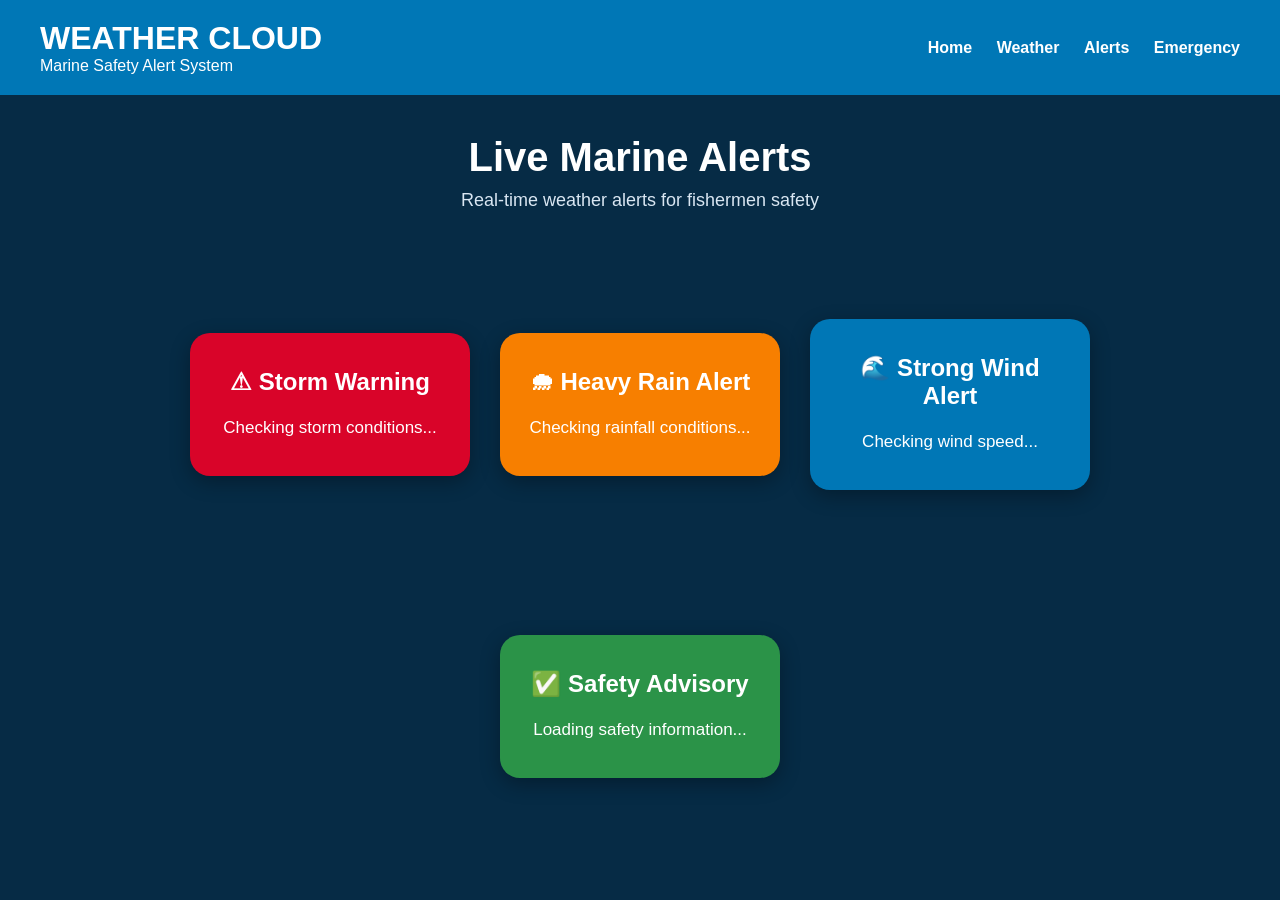
<file: alerts.html>
<!DOCTYPE html>
<html lang="en">

<head>

    <meta charset="UTF-8">

    <meta name="viewport"
        content="width=device-width, initial-scale=1.0">

    <title>Safety Alerts</title>

   <style>

    *{
        margin:0;
        padding:0;
        box-sizing:border-box;
        font-family:Arial, sans-serif;
    }

    body{
        background:#062b45;
        color:white;
        min-height:100vh;
    }

    header{
        background:#0077b6;
        color:white;
        padding:20px 40px;
        display:flex;
        justify-content:space-between;
        align-items:center;
    }

    nav a{
        color:white;
        text-decoration:none;
        margin-left:20px;
        font-weight:bold;
    }

    .main-title{
        text-align:center;
        margin-top:40px;
    }

    .main-title h2{
        color:white;
        font-size:40px;
        margin-bottom:10px;
    }

    .main-title p{
        color:#d9e6f2;
        font-size:18px;
    }

    .dashboard{
        min-height:75vh;
        display:flex;
        justify-content:center;
        align-items:center;
        gap:30px;
        flex-wrap:wrap;
        padding:50px;
    }

    .card{
        width:280px;
        padding:35px 25px;
        border-radius:20px;
        color:white;
        text-align:center;
        box-shadow:0 6px 20px rgba(0,0,0,0.3);
        transition:0.3s;
    }

    .card:hover{
        transform:translateY(-8px);
    }

    .card h2{
        margin-bottom:18px;
        font-size:24px;
        color:white;
    }

    .card p{
        font-size:17px;
        line-height:1.6;
        color:white;
    }

    .danger{
        background:#d90429;
    }

    .warning{
        background:#f77f00;
    }

    .moderate{
        background:#0077b6;
    }

    .safe{
        background:#2b9348;
    }

    @media(max-width:768px){

        header{
            flex-direction:column;
            text-align:center;
        }

        nav{
            margin-top:15px;
        }

        nav a{
            margin:0 10px;
        }

    }

</style>

</head>
<div id="google_translate_element"></div>

<style>
    #google_translate_element{
        position:absolute;
        left:-9999px;
        top:-9999px;
    }
</style>

<script>
    function googleTranslateElementInit(){
        new google.translate.TranslateElement(
            {
                pageLanguage:'en',
                includedLanguages:'en,te',
                autoDisplay:false
            },
            'google_translate_element'
        );

        applySavedLanguage();
    }

    function applySavedLanguage(){
        const savedLanguage = localStorage.getItem("selectedLanguage");

        if(savedLanguage){
            applyLanguage(savedLanguage);
        }
    }

    function applyLanguage(lang){
        let attempts = 0;

        const timer = setInterval(function(){
            const select = document.querySelector(".goog-te-combo");

            if(select){
                select.value = lang;
                select.dispatchEvent(new Event("change"));
                clearInterval(timer);
            }

            attempts++;

            if(attempts > 20){
                clearInterval(timer);
            }
        }, 500);
    }
</script>

<script src="//translate.google.com/translate_a/element.js?cb=googleTranslateElementInit"></script>

<body>

    <header>

        <div>
            <h1>WEATHER CLOUD</h1>
            <p>Marine Safety Alert System</p>
        </div>

        <nav>
            <a href="index.html">Home</a>
            <a href="weather.html">Weather</a>
            <a href="alerts.html">Alerts</a>
            <a href="emergency.html">Emergency</a>
        </nav>

    </header>

    <div class="main-title">

        <h2>Live Marine Alerts</h2>

        <p>
            Real-time weather alerts for fishermen safety
        </p>

    </div>

    <section class="dashboard">

        <div class="card danger">

            <h2>⚠ Storm Warning</h2>

            <p id="stormAlert">
                Checking storm conditions...
            </p>

        </div>

        <div class="card warning">

            <h2>🌧 Heavy Rain Alert</h2>

            <p id="rainAlert">
                Checking rainfall conditions...
            </p>

        </div>

        <div class="card moderate">

            <h2>🌊 Strong Wind Alert</h2>

            <p id="windAlert">
                Checking wind speed...
            </p>

        </div>

        <div class="card safe">

            <h2>✅ Safety Advisory</h2>

            <p id="safeAlert">
                Loading safety information...
            </p>

        </div>

    </section>

    <script>

        const apiKey = "e2062d25286c4bc8ba2161804261905";

        const city = "Kakinada";

        async function getAlerts(){

            const response = await fetch(
                `https://api.weatherapi.com/v1/current.json?key=${apiKey}&q=${city}`
            );

            const data = await response.json();

            const wind = data.current.wind_kph;

            const rain = data.current.precip_mm;

            const condition = data.current.condition.text;

            // STORM ALERT

            if(
                wind > 45 ||
                condition.includes("Storm") ||
                condition.includes("Thunder")
            ){

                document.getElementById("stormAlert").innerHTML =
                "Dangerous storm conditions detected. Avoid sea travel and fishing.";

            }

            else{

                document.getElementById("stormAlert").innerHTML =
                "No severe storm activity detected.";

            }

            // RAIN ALERT

            if(rain > 5){

                document.getElementById("rainAlert").innerHTML =
                "Heavy rainfall expected in coastal areas.";

            }

            else{

                document.getElementById("rainAlert").innerHTML =
                "Rain conditions are currently normal.";

            }

            // WIND ALERT

            if(wind > 30){

                document.getElementById("windAlert").innerHTML =
                "Strong winds detected. Fishermen should stay near shore.";

            }

            else{

                document.getElementById("windAlert").innerHTML =
                "Wind speed is safe for fishing activities.";

            }

            // SAFETY MESSAGE

            if(
                wind > 45 ||
                rain > 5
            ){

                document.getElementById("safeAlert").innerHTML =
                "Carry emergency kits and avoid deep sea fishing today.";

            }

            else{

                document.getElementById("safeAlert").innerHTML =
                "Weather conditions are mostly safe for fishing.";

            }

        }

        getAlerts();

    </script>

</body>

</html>
</file>
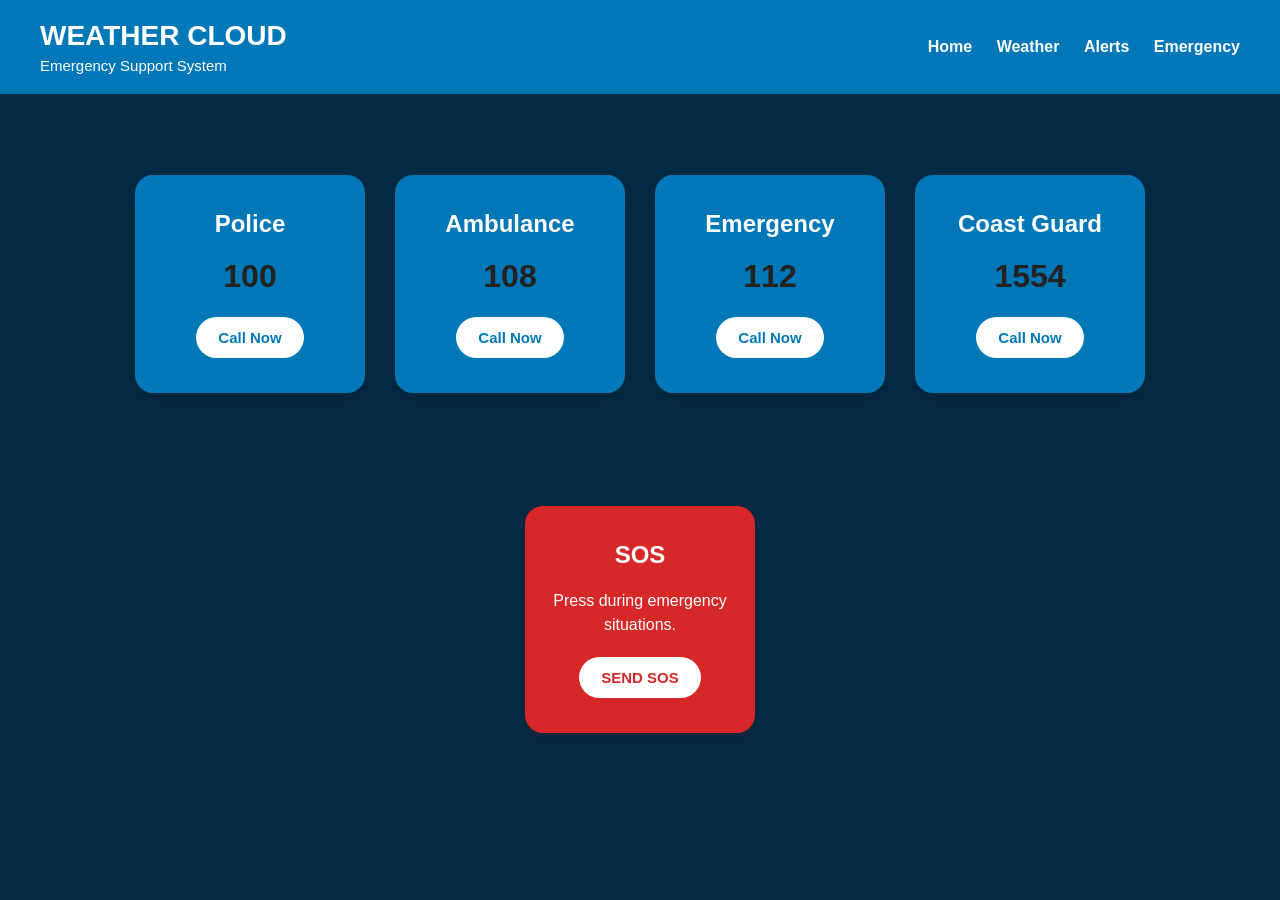
<file: emergency.html>
<!DOCTYPE html>
<html lang="en">
<head>
    <meta charset="UTF-8">
    <meta name="viewport"
    content="width=device-width, initial-scale=1.0">

    <title>Emergency Help</title>

    <style>
        *{
            margin:0;
            padding:0;
            box-sizing:border-box;
            font-family:Arial, sans-serif;
        }

        body{
            background:#062b45;
            color:white;
            min-height:100vh;
        }

        header{
            background:#0077b6;
            color:white;
            padding:20px 40px;
            display:flex;
            justify-content:space-between;
            align-items:center;
        }

        header h1{
            font-size:28px;
        }

        header p{
            margin-top:5px;
            font-size:15px;
        }

        nav a{
            color:white;
            text-decoration:none;
            margin-left:20px;
            font-weight:bold;
        }

        nav a:hover{
            text-decoration:underline;
        }

        .dashboard{
            min-height:80vh;
            display:flex;
            justify-content:center;
            align-items:center;
            gap:30px;
            flex-wrap:wrap;
            padding:40px;
        }

        .card{
            width:230px;
            background:#0077b6;
            padding:35px 20px;
            border-radius:18px;
            text-align:center;
            box-shadow:0 6px 20px rgba(0,0,0,0.15);
            transition:0.3s;
        }

        .card:hover{
            transform:translateY(-8px);
        }

        .card h2{
            color:white;
            margin-bottom:20px;
            font-size:24px;
        }

        .value{
            font-size:32px;
            font-weight:bold;
            color:#222;
            margin-bottom:22px;
        }

        button{
            background:white;
            color:#0077b6;
            border:none;
            padding:12px 22px;
            border-radius:25px;
            font-size:15px;
            font-weight:bold;
            cursor:pointer;
            transition:0.3s;
        }

        button:hover{
            background:#caf0f8;
        }

        .alert{
            background:#d62828;
        }

        .alert button{
            color:#d62828;
        }

        .alert p{
            margin-bottom:20px;
            line-height:1.5;
            color:white;
        }

        .status-message{
            display:none;
            max-width:600px;
            margin:0 auto 30px;
            background:#0077b6;
            color:white;
            padding:15px;
            border-radius:10px;
            text-align:center;
            font-weight:bold;
        }

        @media(max-width:768px){
            header{
                flex-direction:column;
                text-align:center;
                gap:15px;
            }

            nav a{
                margin:0 8px;
            }

            .dashboard{
                min-height:auto;
                padding:30px 20px;
            }
        }
    </style>
</head>
<script>
    function googleTranslateElementInit(){
        new google.translate.TranslateElement(
            {
                pageLanguage:'en',
                includedLanguages:'en,te',
                autoDisplay:false
            },
            'google_translate_element'
        );

        applySavedLanguage();
    }

    function applySavedLanguage(){
        const savedLanguage = localStorage.getItem("selectedLanguage");

        if(savedLanguage){
            applyLanguage(savedLanguage);
        }
    }

    function applyLanguage(lang){
        let attempts = 0;

        const timer = setInterval(function(){
            const select = document.querySelector(".goog-te-combo");

            if(select){
                select.value = lang;
                select.dispatchEvent(new Event("change"));
                clearInterval(timer);
            }

            attempts++;

            if(attempts > 20){
                clearInterval(timer);
            }
        }, 500);
    }
</script>

<script src="//translate.google.com/translate_a/element.js?cb=googleTranslateElementInit"></script>
<body>

    <header>
        <div>
            <h1>WEATHER CLOUD</h1>
            <p>Emergency Support System</p>
        </div>

        <nav>
            <a href="index.html">Home</a>
            <a href="weather.html">Weather</a>
            <a href="alerts.html">Alerts</a>
            <a href="emergency.html">Emergency</a>
        </nav>
    </header>

    <section class="dashboard">

        <div class="card">
            <h2>Police</h2>
            <div class="value">100</div>
            <button onclick="callPolice()">Call Now</button>
        </div>

        <div class="card">
            <h2>Ambulance</h2>
            <div class="value">108</div>
            <button onclick="callAmbulance()">Call Now</button>
        </div>

        <div class="card">
            <h2>Emergency</h2>
            <div class="value">112</div>
            <button onclick="callEmergency()">Call Now</button>
        </div>

        <div class="card">
            <h2>Coast Guard</h2>
            <div class="value">1554</div>
            <button onclick="callCoastGuard()">Call Now</button>
        </div>

        <div class="card alert">
            <h2>SOS</h2>
            <p>Press during emergency situations.</p>
            <button onclick="sendSOS()">SEND SOS</button>
        </div>

    </section>

    <div id="statusMessage" class="status-message"></div>

    <script>
        function showMessage(message){
            const statusBox = document.getElementById("statusMessage");
            statusBox.innerText = message;
            statusBox.style.display = "block";
        }

        function dialNumber(number){
            showMessage("Opening phone dialer for: " + number);
            window.location.href = "tel:" + number;
        }

        function callPolice(){
            dialNumber("100");
        }

        function callAmbulance(){
            dialNumber("108");
        }

        function callEmergency(){
            dialNumber("112");
        }

        function callCoastGuard(){
            dialNumber("1554");
        }

        function openSMS(number, message){
            const isIOS = /iPhone|iPad|iPod/i.test(navigator.userAgent);
            const separator = isIOS ? "&" : "?";
            window.location.href =
                "sms:" + number + separator + "body=" + encodeURIComponent(message);
        }

        function sendSOS(){
            showMessage("Preparing SOS message...");

            const emergencyNumber = "112";
            const defaultMessage =
                "SOS! I need emergency help. Please respond immediately.";

            if(!navigator.geolocation){
                showMessage("Location not supported. Opening SMS without location.");
                openSMS(emergencyNumber, defaultMessage);
                return;
            }

            navigator.geolocation.getCurrentPosition(
                function(position){
                    const latitude = position.coords.latitude;
                    const longitude = position.coords.longitude;
                    const locationLink =
                        "https://maps.google.com/?q=" + latitude + "," + longitude;

                    const sosMessage =
                        defaultMessage +
                        "\nMy current location: " +
                        locationLink;

                    showMessage("Opening SMS app with your SOS location.");
                    openSMS(emergencyNumber, sosMessage);
                },
                function(){
                    showMessage("Location permission denied. Opening SMS without location.");
                    openSMS(emergencyNumber, defaultMessage);
                }
            );
        }
    </script>

</body>
</html>
</file>
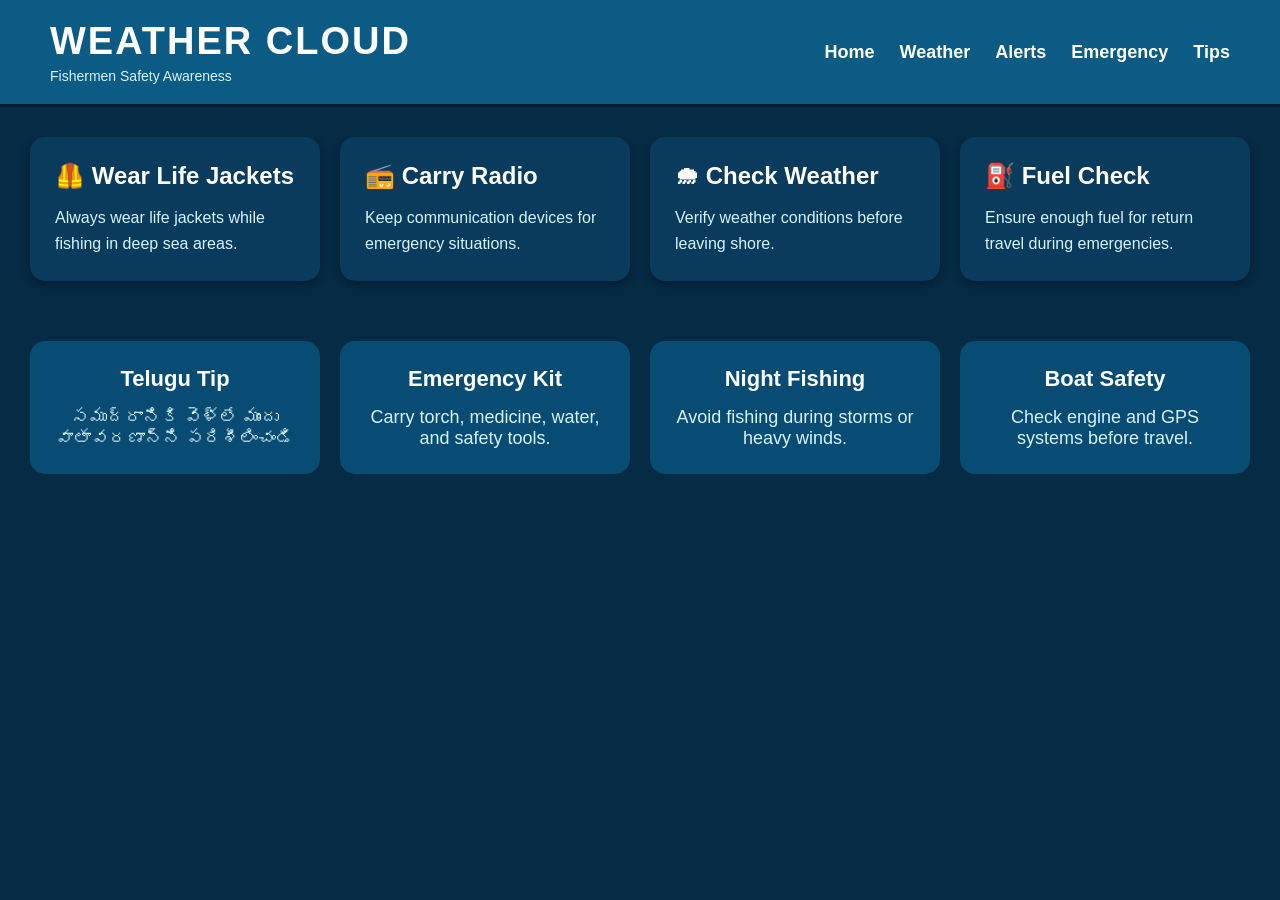
<file: tips.html>
<!DOCTYPE html>
<html lang="en">

<head>

    <meta charset="UTF-8">

    <meta name="viewport"
    content="width=device-width, initial-scale=1.0">

    <title>Safety Tips</title>

    <link rel="stylesheet"
    href="style.css">

</head>
<div id="google_translate_element"></div>

<style>
    #google_translate_element{
        position:absolute;
        left:-9999px;
        top:-9999px;
    }
</style>

<script>
    function googleTranslateElementInit(){
        new google.translate.TranslateElement(
            {
                pageLanguage:'en',
                includedLanguages:'en,te',
                autoDisplay:false
            },
            'google_translate_element'
        );

        applySavedLanguage();
    }

    function applySavedLanguage(){
        const savedLanguage = localStorage.getItem("selectedLanguage");

        if(savedLanguage){
            applyLanguage(savedLanguage);
        }
    }

    function applyLanguage(lang){
        let attempts = 0;

        const timer = setInterval(function(){
            const select = document.querySelector(".goog-te-combo");

            if(select){
                select.value = lang;
                select.dispatchEvent(new Event("change"));
                clearInterval(timer);
            }

            attempts++;

            if(attempts > 20){
                clearInterval(timer);
            }
        }, 500);
    }
</script>

<script src="//translate.google.com/translate_a/element.js?cb=googleTranslateElementInit"></script>
<body>

    <header>

        <div>
            <h1>WEATHER CLOUD</h1>
            <p>Fishermen Safety Awareness</p>
        </div>

        <nav>
            <a href="index.html">Home</a>
            <a href="weather.html">Weather</a>
            <a href="alerts.html">Alerts</a>
            <a href="emergency.html">Emergency</a>
            <a href="tips.html">Tips</a>
        </nav>

    </header>

    <section class="dashboard">

        <div class="card">

            <h2>🦺 Wear Life Jackets</h2>

            <p>
                Always wear life jackets while fishing in deep sea areas.
            </p>

        </div>

        <div class="card">

            <h2>📻 Carry Radio</h2>

            <p>
                Keep communication devices for emergency situations.
            </p>

        </div>

        <div class="card">

            <h2>🌧 Check Weather</h2>

            <p>
                Verify weather conditions before leaving shore.
            </p>

        </div>

        <div class="card">

            <h2>⛽ Fuel Check</h2>

            <p>
                Ensure enough fuel for return travel during emergencies.
            </p>

        </div>

    </section>

    <section class="forecast">

        <div class="forecast-card">

            <h3>Telugu Tip</h3>

            <p>
                సముద్రానికి వెళ్లే ముందు వాతావరణాన్ని పరిశీలించండి
            </p>

        </div>

        <div class="forecast-card">

            <h3>Emergency Kit</h3>

            <p>
                Carry torch, medicine, water, and safety tools.
            </p>

        </div>

        <div class="forecast-card">

            <h3>Night Fishing</h3>

            <p>
                Avoid fishing during storms or heavy winds.
            </p>

        </div>

        <div class="forecast-card">

            <h3>Boat Safety</h3>

            <p>
                Check engine and GPS systems before travel.
            </p>

        </div>

    </section>



</body>

</html>
</file>
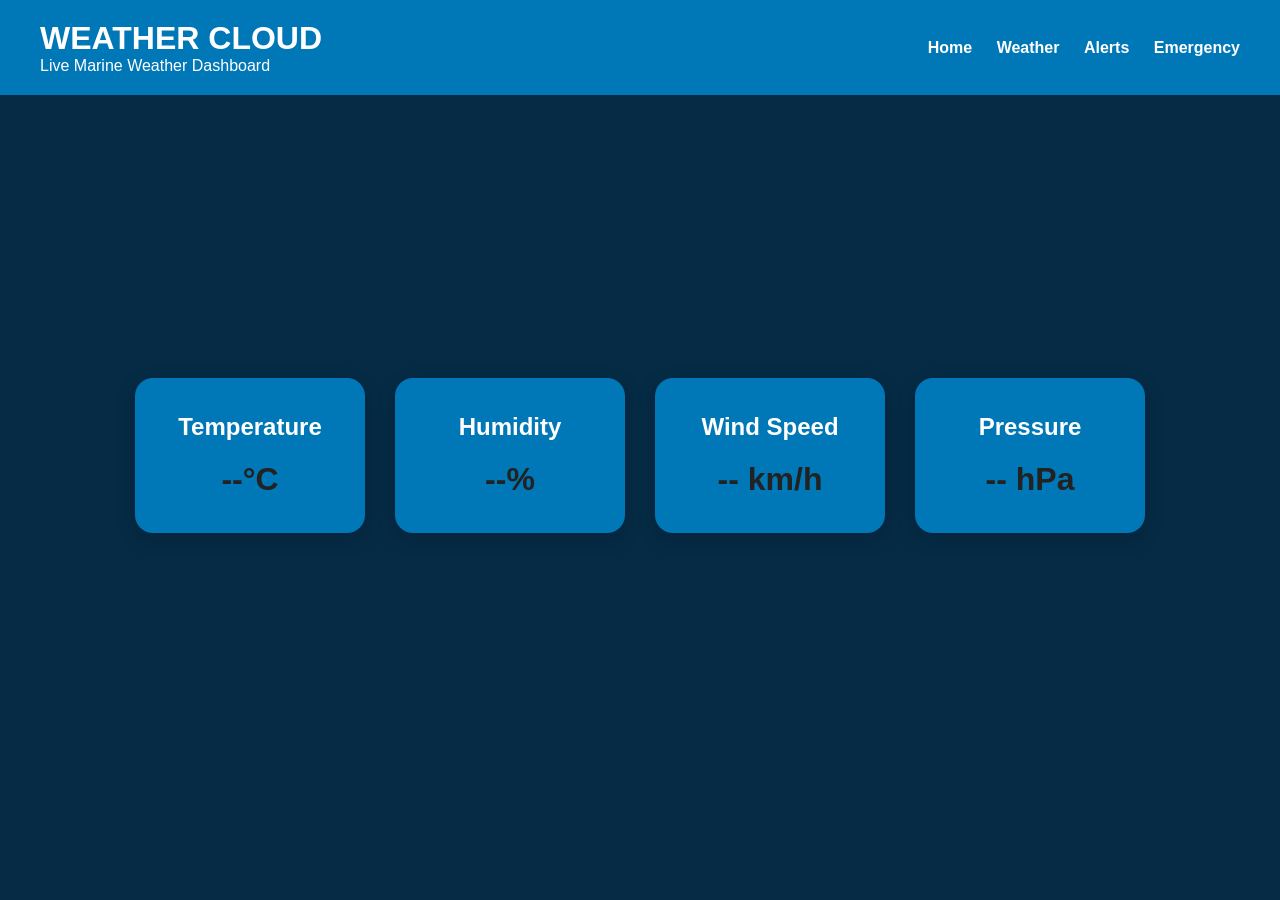
<file: weather.html>
<!DOCTYPE html>
<html lang="en">

<head>

    <meta charset="UTF-8">

    <meta name="viewport"
        content="width=device-width, initial-scale=1.0">

    <title>Weather Details</title>

    <style>

        *{
            margin:0;
            padding:0;
            box-sizing:border-box;
            font-family:Arial, sans-serif;
        }

        body{
            background:#eaf6ff;
        }

        header{
            background:#0077b6;
            color:white;
            padding:20px 40px;
            display:flex;
            justify-content:space-between;
            align-items:center;
        }

        nav a{
            color:white;
            text-decoration:none;
            margin-left:20px;
            font-weight:bold;
        }

        .dashboard{
            min-height:80vh;
            display:flex;
            justify-content:center;
            align-items:center;
            gap:30px;
            flex-wrap:wrap;
            padding:40px;
        }

        .card{
            width:230px;
            background:#0077b6;
            padding:35px 20px;
            border-radius:18px;
            text-align:center;
            box-shadow:0 6px 20px rgba(0,0,0,0.15);
            transition:0.3s;
        }

        .card:hover{
            transform:translateY(-8px);
        }

        .card h2{
            color:white;
            margin-bottom:20px;
            font-size:24px;
        }

        .value{
            font-size:32px;
            font-weight:bold;
            color:#222;
        }
        body{

    background:#062b45;

    color:white;

    min-height:100vh;
}

    </style>

</head>
<div id="google_translate_element"></div>

<style>
    #google_translate_element{
        position:absolute;
        left:-9999px;
        top:-9999px;
    }
</style>

<script>
    function googleTranslateElementInit(){
        new google.translate.TranslateElement(
            {
                pageLanguage:'en',
                includedLanguages:'en,te',
                autoDisplay:false
            },
            'google_translate_element'
        );

        applySavedLanguage();
    }

    function applySavedLanguage(){
        const savedLanguage = localStorage.getItem("selectedLanguage");

        if(savedLanguage){
            applyLanguage(savedLanguage);
        }
    }

    function applyLanguage(lang){
        let attempts = 0;

        const timer = setInterval(function(){
            const select = document.querySelector(".goog-te-combo");

            if(select){
                select.value = lang;
                select.dispatchEvent(new Event("change"));
                clearInterval(timer);
            }

            attempts++;

            if(attempts > 20){
                clearInterval(timer);
            }
        }, 500);
    }
</script>

<script src="//translate.google.com/translate_a/element.js?cb=googleTranslateElementInit"></script>
<body>

    <header>

        <div>
            <h1>WEATHER CLOUD</h1>
            <p>Live Marine Weather Dashboard</p>
        </div>

        <nav>
            <a href="index.html">Home</a>
            <a href="weather.html">Weather</a>
            <a href="alerts.html">Alerts</a>
            <a href="emergency.html">Emergency</a>
        </nav>

    </header>

    <section class="dashboard">

        <div class="card">

            <h2>Temperature</h2>

            <div class="value"
            id="temp">

                --°C

            </div>

        </div>

        <div class="card">

            <h2>Humidity</h2>

            <div class="value"
            id="humidity">

                --%

            </div>

        </div>

        <div class="card">

            <h2>Wind Speed</h2>

            <div class="value"
            id="wind">

                -- km/h

            </div>

        </div>

        <div class="card">

            <h2>Pressure</h2>

            <div class="value"
            id="pressure">

                -- hPa

            </div>

        </div>

    </section>

    <script src="script.js"></script>

</body>

</html>
</file>
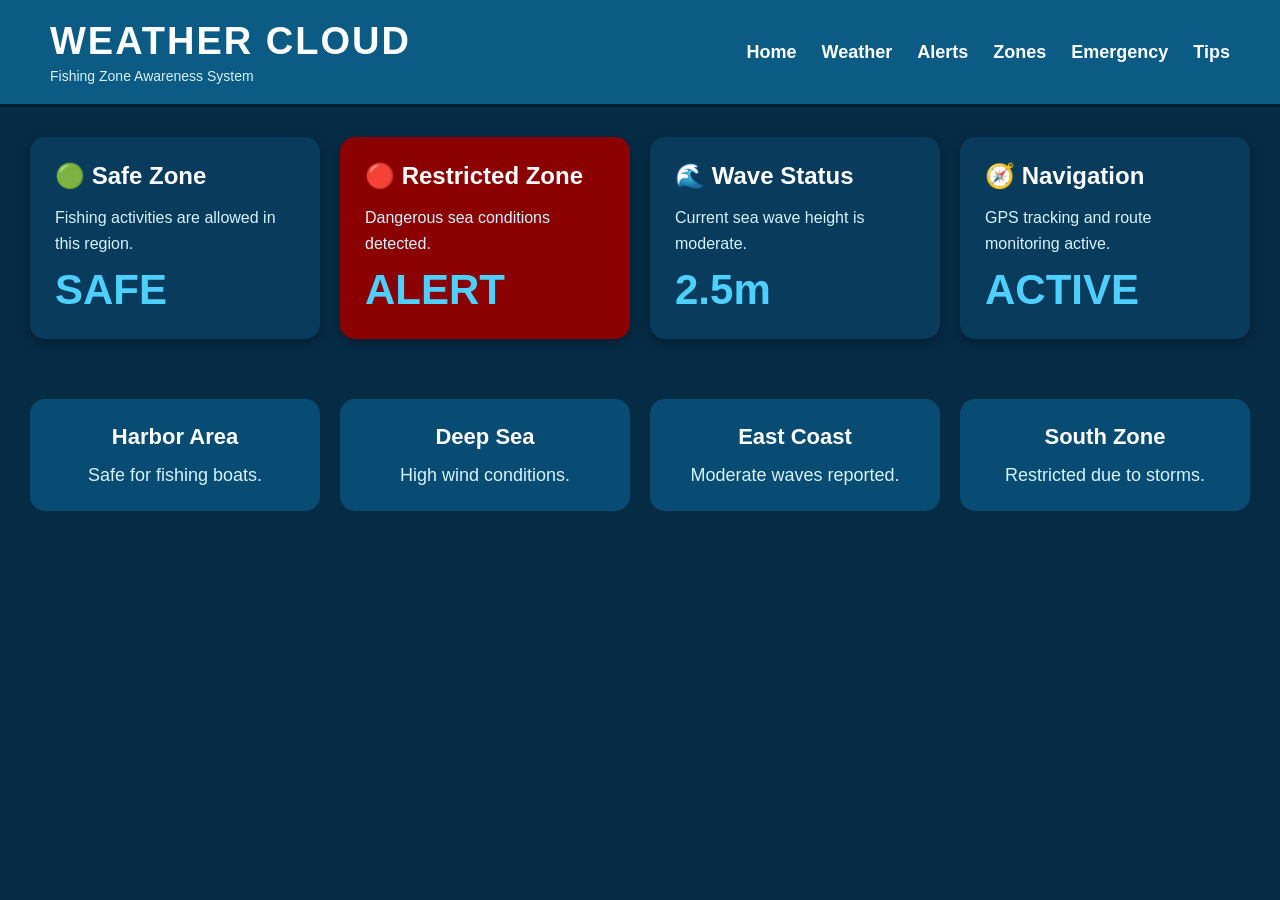
<file: zones.html>
<!DOCTYPE html>
<html lang="en">

<head>

    <meta charset="UTF-8">

    <meta name="viewport"
    content="width=device-width, initial-scale=1.0">

    <title>Fishing Zones</title>

    <link rel="stylesheet"
    href="style.css">

</head>

<body>

    <header>

        <div>
            <h1>WEATHER CLOUD</h1>
            <p>Fishing Zone Awareness System</p>
        </div>

        <nav>
            <a href="index.html">Home</a>
            <a href="weather.html">Weather</a>
            <a href="alerts.html">Alerts</a>
            <a href="zones.html">Zones</a>
            <a href="emergency.html">Emergency</a>
            <a href="tips.html">Tips</a>
        </nav>

    </header>

    <section class="dashboard">

        <div class="card">

            <h2>🟢 Safe Zone</h2>

            <p>
                Fishing activities are allowed in this region.
            </p>

            <div class="value">
                SAFE
            </div>

        </div>

        <div class="card alert">

            <h2>🔴 Restricted Zone</h2>

            <p>
                Dangerous sea conditions detected.
            </p>

            <div class="value">
                ALERT
            </div>

        </div>

        <div class="card">

            <h2>🌊 Wave Status</h2>

            <p>
                Current sea wave height is moderate.
            </p>

            <div class="value">
                2.5m
            </div>

        </div>

        <div class="card">

            <h2>🧭 Navigation</h2>

            <p>
                GPS tracking and route monitoring active.
            </p>

            <div class="value">
                ACTIVE
            </div>

        </div>

    </section>

    <section class="forecast">

        <div class="forecast-card">

            <h3>Harbor Area</h3>

            <p>
                Safe for fishing boats.
            </p>

        </div>

        <div class="forecast-card">

            <h3>Deep Sea</h3>

            <p>
                High wind conditions.
            </p>

        </div>

        <div class="forecast-card">

            <h3>East Coast</h3>

            <p>
                Moderate waves reported.
            </p>

        </div>

        <div class="forecast-card">

            <h3>South Zone</h3>

            <p>
                Restricted due to storms.
            </p>

        </div>

    </section>

    <section
    style="
    padding:20px;
    text-align:center;
    ">

   

    </section>


</body>

</html>
</file>
<file: style.css>
*{
    margin:0;
    padding:0;
    box-sizing:border-box;
    font-family:Arial,sans-serif;
}

body{

    background:#062b45;

    color:white;

    min-height:100vh;
}

/* HEADER */

header{

    background:#0b5b84;

    padding:20px 50px;

    display:flex;

    justify-content:space-between;

    align-items:center;

    border-bottom:3px solid #021d2e;
}

header h1{

    font-size:38px;

    letter-spacing:2px;
}

header p{

    margin-top:5px;

    font-size:14px;

    color:#d7f3ff;
}

/* NAVIGATION */

nav{

    display:flex;

    gap:25px;
}

nav a{

    color:white;

    text-decoration:none;

    font-size:18px;

    font-weight:bold;

    transition:0.3s;
}

nav a:hover{

    color:#4dd0ff;
}

/* HERO SECTION */

.hero{

    padding:60px;

    display:flex;

    justify-content:space-between;

    align-items:center;

    gap:50px;

    min-height:85vh;
}

/* LEFT CONTENT */

.hero-content{

    flex:1;
}

.hero-content h2{

    font-size:58px;

    margin-bottom:25px;

    line-height:1.2;
}

.hero-content p{

    font-size:20px;

    line-height:1.8;

    color:#d7f3ff;

    margin-bottom:35px;
}

/* BUTTONS */

.hero-buttons{

    display:flex;

    gap:20px;
}

.hero-buttons button{

    padding:16px 35px;

    border:none;

    border-radius:10px;

    background:#00a8e8;

    color:white;

    font-size:18px;

    font-weight:bold;

    cursor:pointer;

    transition:0.3s;
}

.hero-buttons button:hover{

    background:#0077b6;

    transform:translateY(-4px);
}

/* ALERT BUTTON */

.alert-btn{

    background:#c1121f !important;
}

.alert-btn:hover{

    background:#9d0208 !important;
}

/* HERO IMAGE */

.hero-image{

    flex:1;

    display:flex;

    justify-content:center;
}

.hero-image img{

    width:100%;

    max-width:700px;

    height:500px;

    object-fit:cover;

    border-radius:20px;

    box-shadow:
    0 10px 30px rgba(0,0,0,0.5);
}

/* DASHBOARD */

.dashboard{

    padding:30px;

    display:grid;

    grid-template-columns:
    repeat(auto-fit,minmax(250px,1fr));

    gap:20px;
}

/* CARDS */

.card{

    background:#083b5c;

    padding:25px;

    border-radius:15px;

    box-shadow:
    0 4px 10px rgba(0,0,0,0.3);

    transition:0.3s;
}

.card:hover{

    transform:translateY(-5px);
}

.card h2{

    margin-bottom:15px;

    font-size:24px;
}

.card p{

    margin-top:10px;

    line-height:1.6;

    color:#d7f3ff;
}

/* VALUES */

.value{

    font-size:42px;

    color:#4dd0ff;

    font-weight:bold;

    margin-top:10px;
}

/* ALERT CARD */

.alert{

    background:#8b0000;
}

/* FORECAST */

.forecast{

    padding:30px;

    display:grid;

    grid-template-columns:
    repeat(auto-fit,minmax(200px,1fr));

    gap:20px;
}

.forecast-card{

    background:#084c74;

    padding:25px;

    border-radius:15px;

    text-align:center;

    transition:0.3s;
}

.forecast-card:hover{

    transform:scale(1.04);
}

.forecast-card h3{

    margin-bottom:15px;

    font-size:22px;
}

.forecast-card p{

    font-size:18px;

    color:#d7f3ff;
}

/* IMAGE SECTION */

.image-section{

    padding:40px;

    text-align:center;
}

.image-section img{

    width:90%;

    max-width:1100px;

    border-radius:20px;

    box-shadow:
    0 10px 25px rgba(0,0,0,0.5);
}

/* BUTTON */

button{

    padding:12px 20px;

    border:none;

    border-radius:10px;

    background:#00a8e8;

    color:white;

    font-size:16px;

    font-weight:bold;

    cursor:pointer;

    transition:0.3s;
}

button:hover{

    background:#0077b6;
}

/* RESPONSIVE */

@media(max-width:1000px){

    .hero{

        flex-direction:column;

        text-align:center;
    }

    .hero-content h2{

        font-size:45px;
    }

    .hero-buttons{

        justify-content:center;
    }

    .hero-image img{

        height:auto;
    }
}

@media(max-width:768px){

    header{

        flex-direction:column;

        text-align:center;

        gap:20px;
    }

    nav{

        flex-wrap:wrap;

        justify-content:center;
    }

    nav a{

        font-size:16px;
    }

    .hero{

        padding:30px;
    }

    .hero-content h2{

        font-size:36px;
    }

    .hero-content p{

        font-size:17px;
    }

    .hero-buttons{

        flex-direction:column;
    }

    .hero-buttons button{

        width:100%;
    }
}
/* HIDE GOOGLE TRANSLATOR */

#google_translate_element{

    display:none;
}

/* LANGUAGE POPUP */

.language-popup{

    position:fixed;

    top:0;
    left:0;

    width:100%;
    height:100vh;

    background:rgba(0,0,0,0.7);

    display:flex;

    justify-content:center;
    align-items:center;

    z-index:9999;
}

/* POPUP BOX */

.popup-box{

    background:#083b5c;

    padding:40px;

    border-radius:20px;

    text-align:center;

    width:90%;
    max-width:400px;

    box-shadow:
    0 10px 25px rgba(0,0,0,0.5);
}

.popup-box h2{

    margin-bottom:30px;

    font-size:34px;
}

/* BUTTONS */

.popup-buttons{

    display:flex;

    justify-content:center;

    gap:20px;
}

.popup-buttons button{

    padding:14px 28px;

    border:none;

    border-radius:10px;

    background:#00a8e8;

    color:white;

    font-size:18px;

    font-weight:bold;

    cursor:pointer;

    transition:0.3s;
}

.popup-buttons button:hover{

    background:#0077b6;

    transform:translateY(-3px);
}
/* LOCATION POPUP */

.location-popup{

    position:fixed;

    top:0;
    left:0;

    width:100%;
    height:100vh;

    background:rgba(0,0,0,0.7);

    display:flex;

    justify-content:center;
    align-items:center;

    z-index:9999;
}

/* BOX */

.location-box{

    background:#083b5c;

    padding:40px;

    border-radius:20px;

    text-align:center;

    width:90%;
    max-width:400px;

    box-shadow:
    0 10px 25px rgba(0,0,0,0.5);
}

.location-box h2{

    margin-bottom:25px;

    font-size:32px;
}

.location-box select{

    width:100%;

    padding:14px;

    border:none;

    border-radius:10px;

    font-size:18px;

    margin-bottom:20px;
}

.location-box button{

    padding:14px 30px;

    border:none;

    border-radius:10px;

    background:#00a8e8;

    color:white;

    font-size:18px;

    font-weight:bold;

    cursor:pointer;
}
</file>
